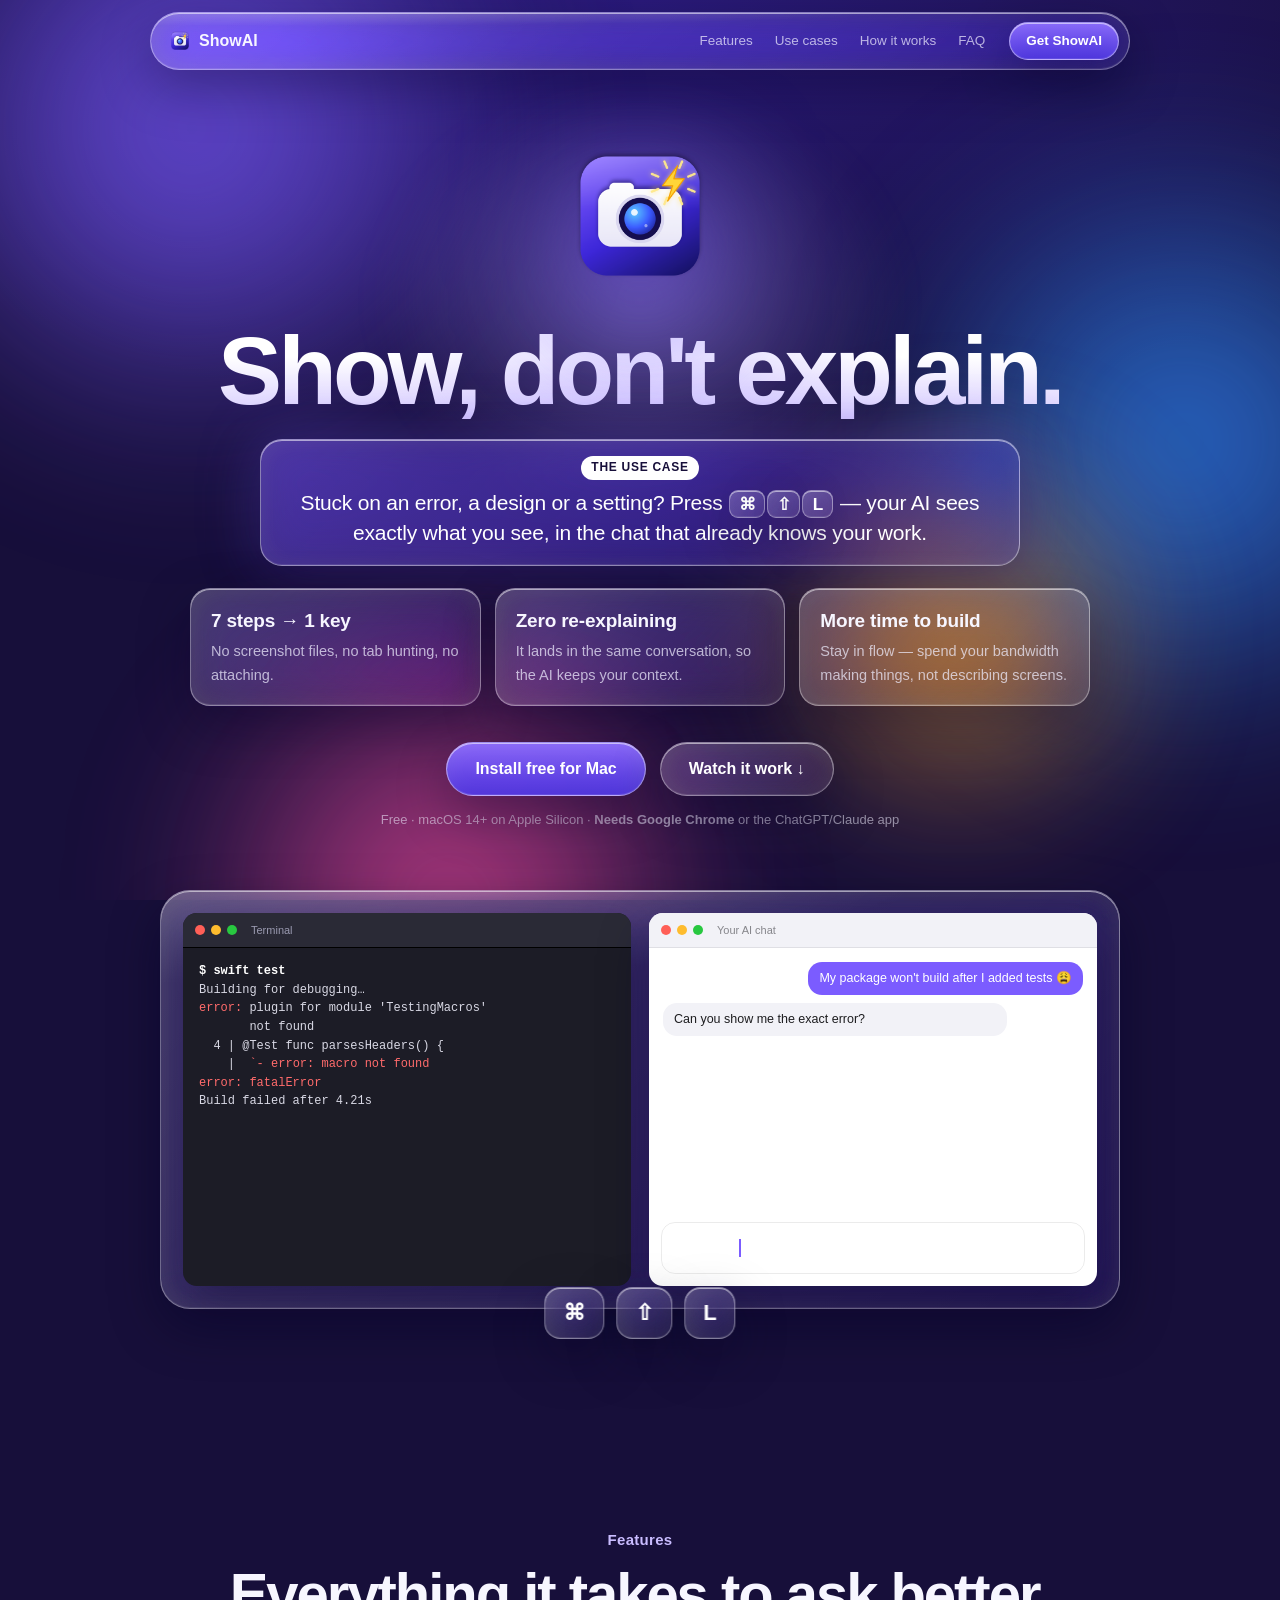
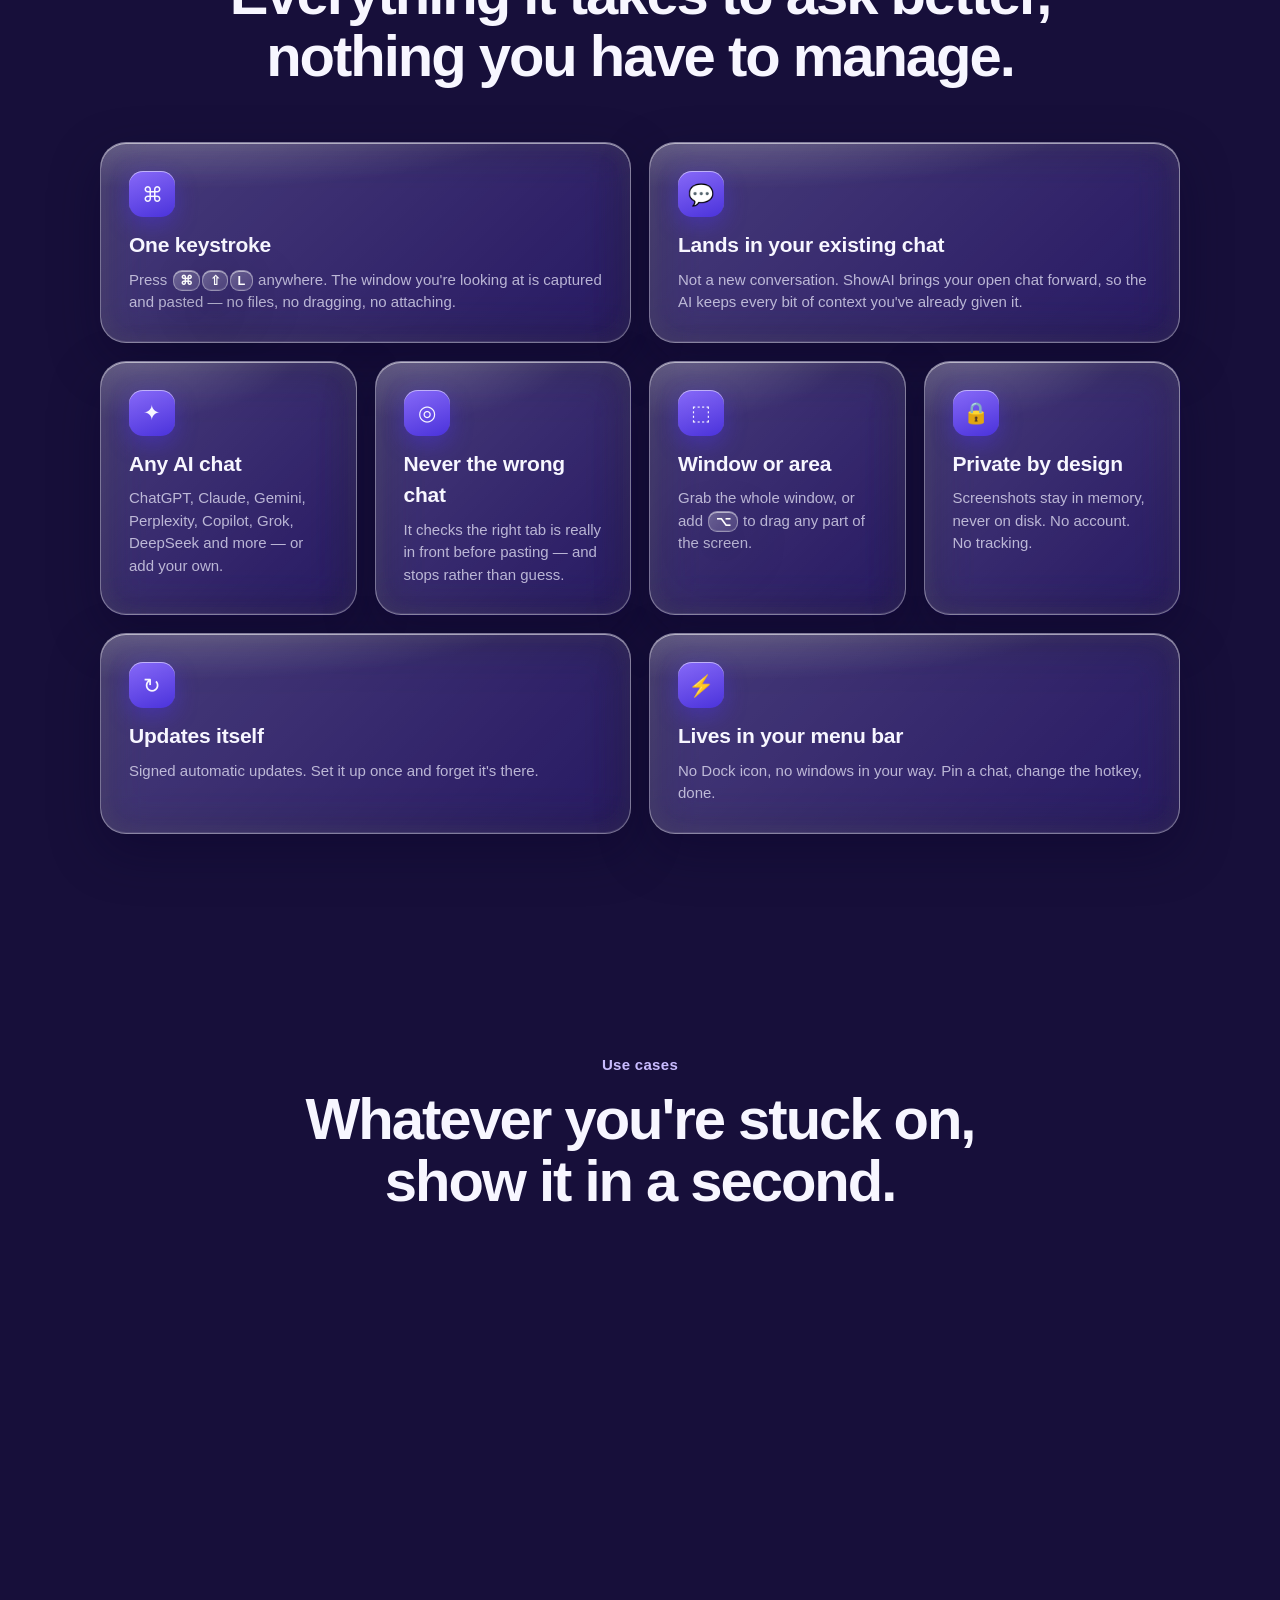
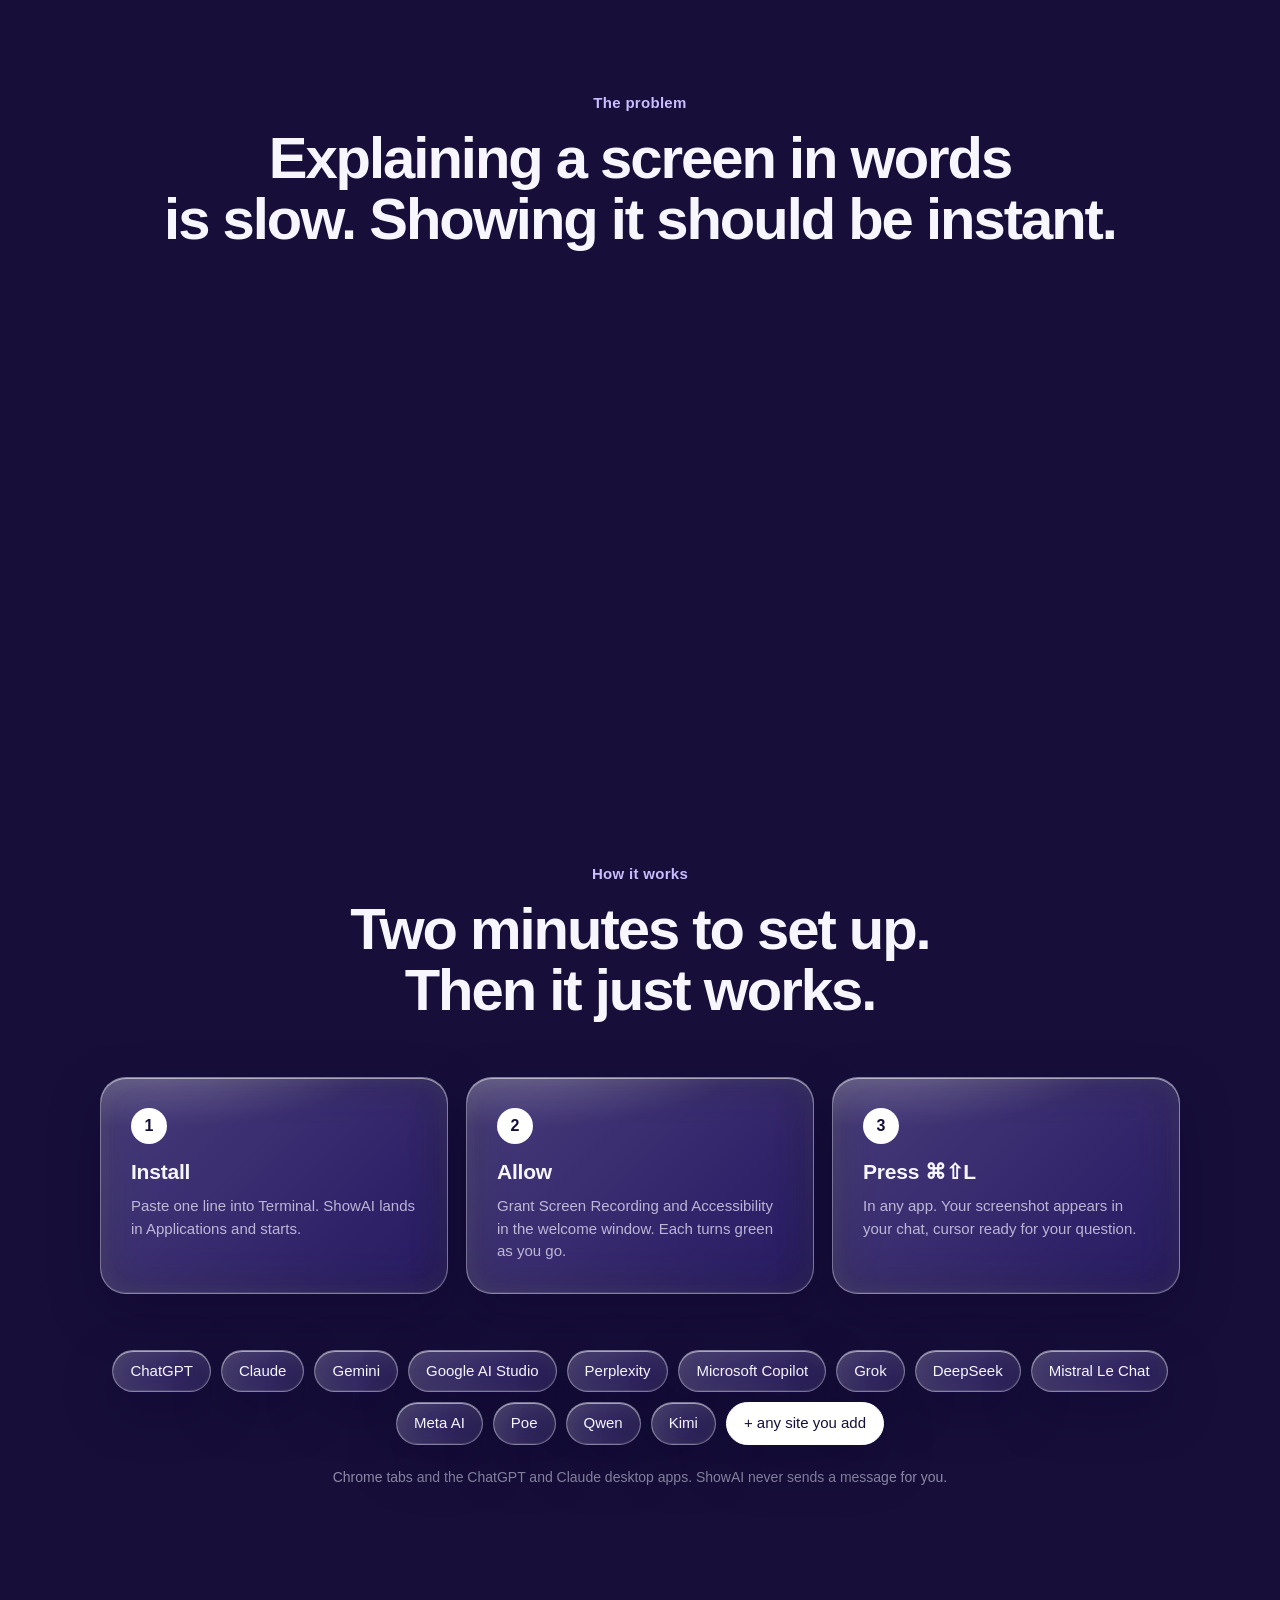
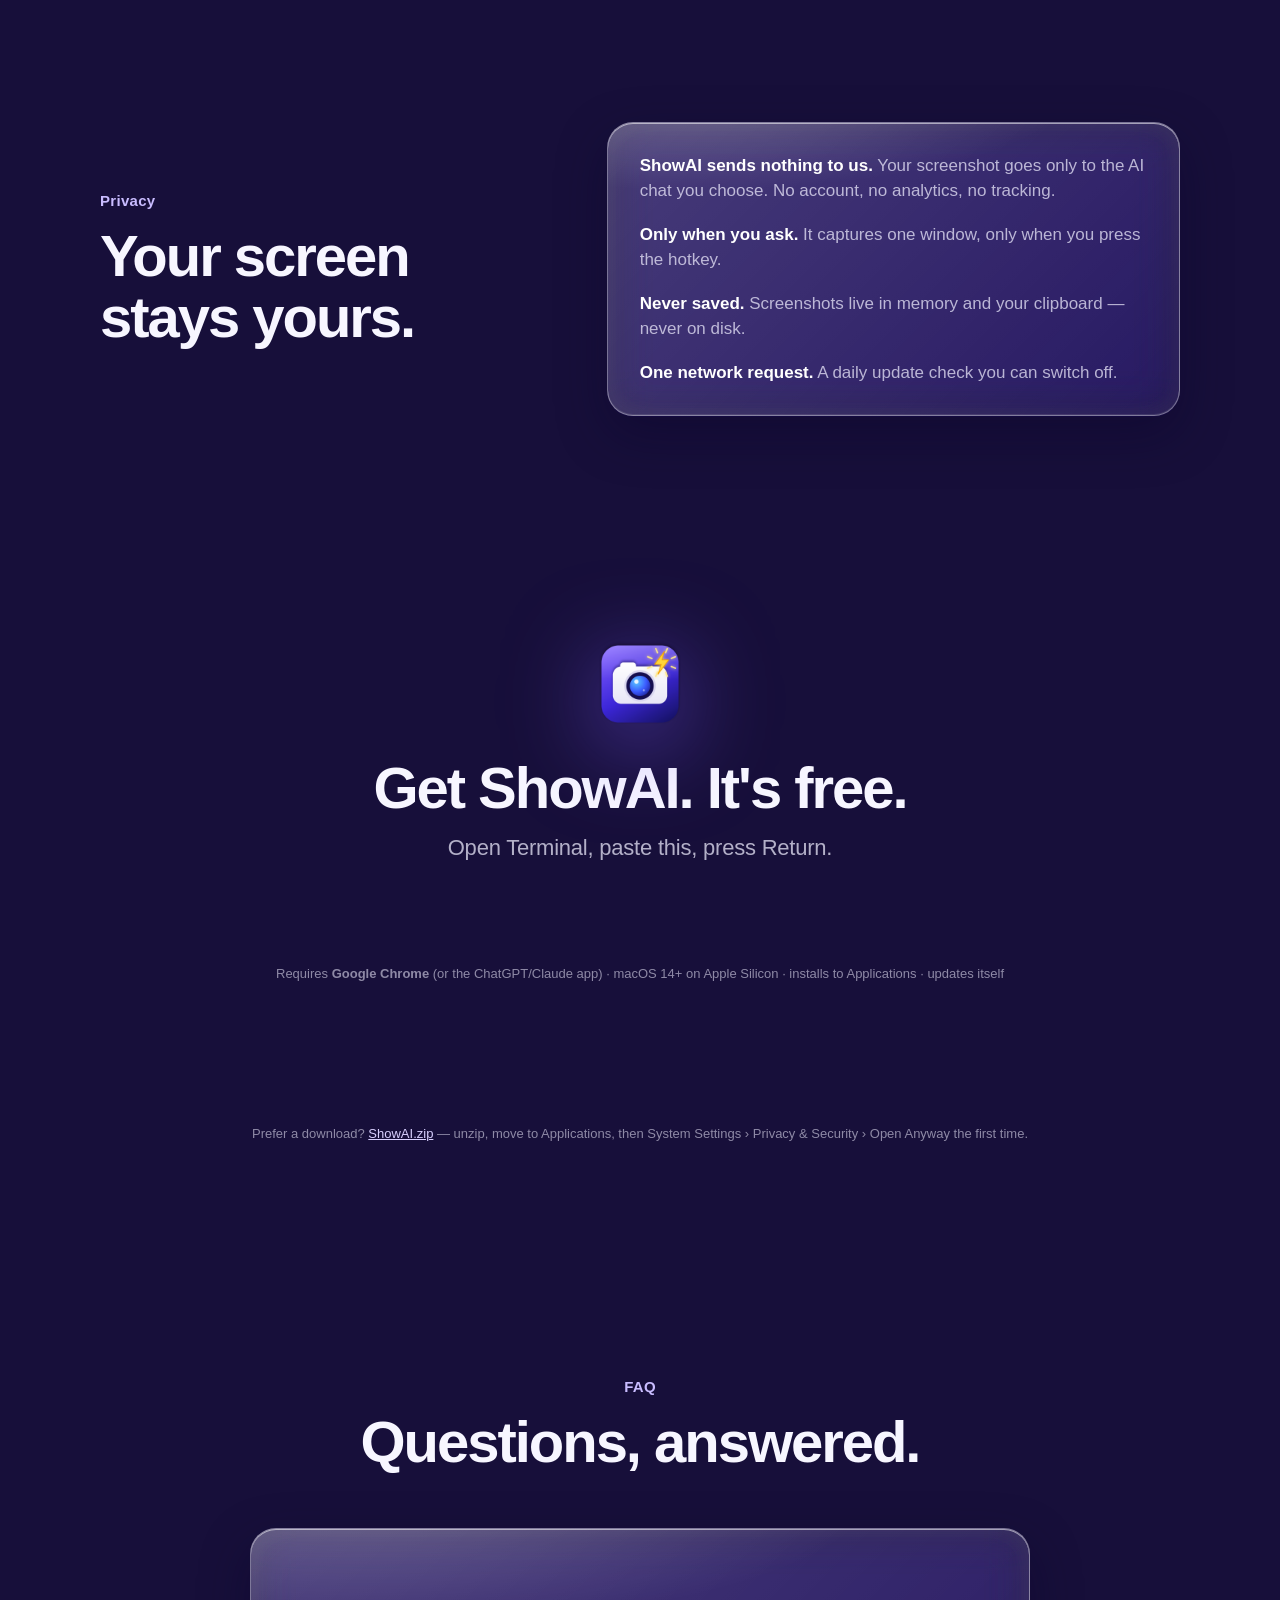
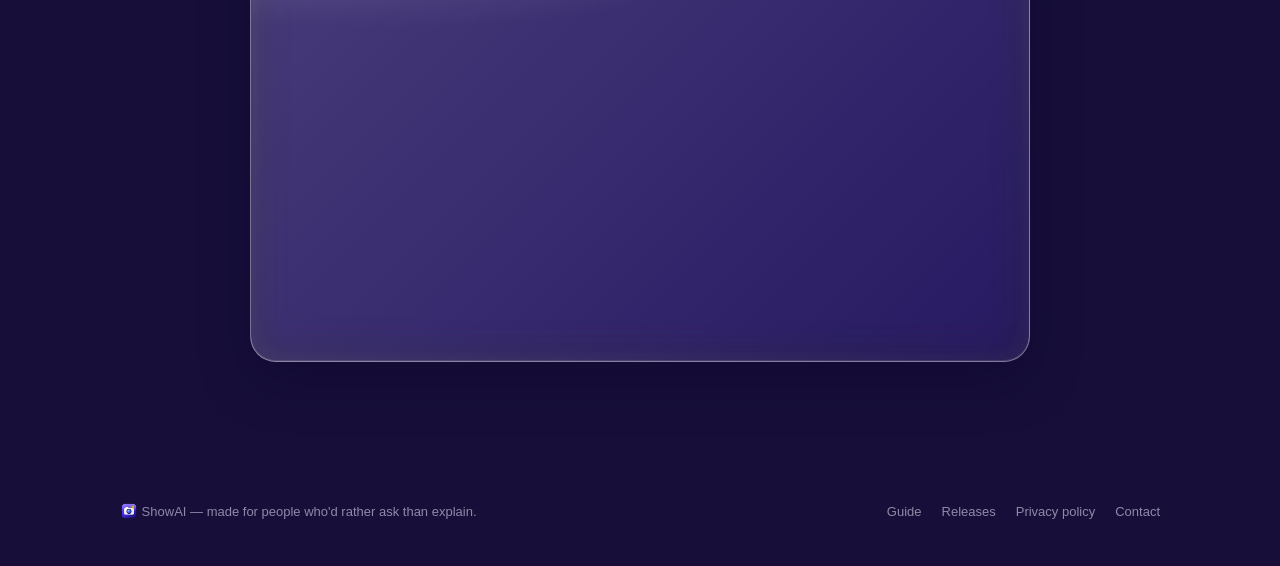
<file: index.html>
<!doctype html>
<html lang="en">
<head>
<meta charset="utf-8">
<meta name="viewport" content="width=device-width, initial-scale=1, viewport-fit=cover">
<title>ShowAI — Show your AI what you're stuck on</title>
<meta name="description" content="One keystroke sends a screenshot of whatever you're stuck on into the AI chat you already have open — ChatGPT, Claude, Gemini and more. Free for Mac.">
<meta property="og:title" content="ShowAI — Show, don't explain.">
<meta property="og:description" content="One keystroke sends a screenshot into the AI chat you already have open. Free for Mac.">
<meta property="og:image" content="https://jayz6.github.io/showai-website/assets/og.png">
<meta property="og:image:width" content="1200">
<meta property="og:image:height" content="630">
<meta property="og:url" content="https://jayz6.github.io/showai-website/">
<meta property="og:type" content="website">
<meta name="twitter:card" content="summary_large_image">
<meta name="twitter:image" content="https://jayz6.github.io/showai-website/assets/og.png">
<meta name="theme-color" content="#1a1240">
<link rel="icon" href="assets/favicon.png">
<link rel="stylesheet" href="styles.css?v=4">
</head>
<body>
<div class="aurora" aria-hidden="true"><span class="a1"></span><span class="a2"></span><span class="a3"></span><span class="a4"></span></div>

<header class="nav">
  <div class="nav-inner">
    <a class="brand" href="#top"><img src="assets/favicon.png" alt="" width="22" height="22"> ShowAI</a>
    <nav class="links">
      <a href="#features">Features</a>
      <a href="#use-cases">Use cases</a>
      <a href="#how">How it works</a>
      <a href="#faq">FAQ</a>
    </nav>
    <a class="btn btn-small" href="#install">Get ShowAI</a>
  </div>
</header>

<main id="top">

<!-- HERO -->
<section class="hero">
  <div class="hero-glow" aria-hidden="true"></div>
  <img class="hero-icon" src="assets/icon.png" alt="ShowAI app icon: a camera with a flash" width="148" height="148">
  <h1>Show, don't explain.</h1>
  <p class="usecase"><span class="uc-label">The use case</span> Stuck on an error, a design or a setting? Press <kbd>⌘</kbd><kbd>⇧</kbd><kbd>L</kbd> — your AI sees exactly what you see, in the chat that already knows your work.</p>
  <div class="gains" aria-label="How ShowAI improves your workflow">
    <div class="gain"><b>7 steps → 1 key</b><span>No screenshot files, no tab hunting, no attaching.</span></div>
    <div class="gain"><b>Zero re-explaining</b><span>It lands in the same conversation, so the AI keeps your context.</span></div>
    <div class="gain"><b>More time to build</b><span>Stay in flow — spend your bandwidth making things, not describing screens.</span></div>
  </div>
  <div class="cta-row">
    <a class="btn" href="#install">Install free for Mac</a>
    <a class="btn btn-ghost" href="#demo">Watch it work ↓</a>
  </div>
  <p class="fine">Free · macOS 14+ on Apple Silicon · <b>Needs Google Chrome</b> or the ChatGPT/Claude app</p>

  <!-- Animated product demo, built in HTML/CSS (no video) -->
  <div class="demo" id="demo" role="img" aria-label="Animation: an error in a terminal, the keys Command Shift L are pressed, a screenshot flies into an AI chat, and a question is typed.">
    <div class="desk">
      <div class="win term">
        <div class="bar"><i></i><i></i><i></i><span>Terminal</span></div>
        <pre><b>$ swift test</b>
Building for debugging…
<em>error:</em> plugin for module 'TestingMacros'
       not found
  4 | @Test func parsesHeaders() {
    |  <em>`- error: macro not found</em>
<em>error: fatalError</em>
Build failed after 4.21s</pre>
        <div class="flash"></div>
      </div>
      <div class="win chat">
        <div class="bar"><i></i><i></i><i></i><span>Your AI chat</span></div>
        <div class="msgs">
          <div class="m me">My package won't build after I added tests 😩</div>
          <div class="m">Can you show me the exact error?</div>
          <div class="m me sent"><span class="mini-shot"></span>Why does this fail?</div>
          <div class="m reply">The test target can't load the macro plugin. Add <code>-plugin-path</code>…</div>
        </div>
        <div class="composer">
          <span class="thumb"></span>
          <span class="typed">Why does this fail?</span>
        </div>
      </div>
      <div class="fly"></div>
    </div>
    <div class="keys" aria-hidden="true"><kbd>⌘</kbd><kbd>⇧</kbd><kbd>L</kbd></div>
  </div>
</section>

<!-- FEATURES -->
<section class="section light" id="features">
  <p class="eyebrow">Features</p>
  <h2>Everything it takes to ask better, <br>nothing you have to manage.</h2>
  <div class="features">
    <article class="feature big">
      <div class="f-icon">⌘</div>
      <h3>One keystroke</h3>
      <p>Press <kbd>⌘</kbd><kbd>⇧</kbd><kbd>L</kbd> anywhere. The window you're looking at is captured and pasted — no files, no dragging, no attaching.</p>
    </article>
    <article class="feature big">
      <div class="f-icon">💬</div>
      <h3>Lands in your existing chat</h3>
      <p>Not a new conversation. ShowAI brings your open chat forward, so the AI keeps every bit of context you've already given it.</p>
    </article>
    <article class="feature">
      <div class="f-icon">✦</div>
      <h3>Any AI chat</h3>
      <p>ChatGPT, Claude, Gemini, Perplexity, Copilot, Grok, DeepSeek and more — or add your own.</p>
    </article>
    <article class="feature">
      <div class="f-icon">◎</div>
      <h3>Never the wrong chat</h3>
      <p>It checks the right tab is really in front before pasting — and stops rather than guess.</p>
    </article>
    <article class="feature">
      <div class="f-icon">⬚</div>
      <h3>Window or area</h3>
      <p>Grab the whole window, or add <kbd>⌥</kbd> to drag any part of the screen.</p>
    </article>
    <article class="feature">
      <div class="f-icon">🔒</div>
      <h3>Private by design</h3>
      <p>Screenshots stay in memory, never on disk. No account. No tracking.</p>
    </article>
    <article class="feature big">
      <div class="f-icon">↻</div>
      <h3>Updates itself</h3>
      <p>Signed automatic updates. Set it up once and forget it's there.</p>
    </article>
    <article class="feature big">
      <div class="f-icon">⚡</div>
      <h3>Lives in your menu bar</h3>
      <p>No Dock icon, no windows in your way. Pin a chat, change the hotkey, done.</p>
    </article>
  </div>
</section>

<!-- USE CASES -->
<section class="section" id="use-cases">
  <p class="eyebrow">Use cases</p>
  <h2>Whatever you're stuck on, <br>show it in a second.</h2>
  <div class="cases">
    <article class="case"><span class="tag">Developers</span><h3>That cryptic error</h3><p>Stack traces, failing builds, red squiggles. Show the AI the exact output instead of retyping it.</p></article>
    <article class="case"><span class="tag">Designers</span><h3>"Does this look right?"</h3><p>Get feedback on a layout, spacing or colours — the AI sees the real thing, not your description.</p></article>
    <article class="case"><span class="tag">Everyone</span><h3>Settings and apps</h3><p>"Where is this option?" Show the screen you're on and get step-by-step help.</p></article>
  </div>
</section>

<!-- PROBLEM -->
<section class="section dark" id="problem">
  <p class="eyebrow">The problem</p>
  <h2>Explaining a screen in words <br>is slow. Showing it should be instant.</h2>
  <div class="compare">
    <div class="col before">
      <h3>Today</h3>
      <ol>
        <li>Take a screenshot</li>
        <li>Find the file</li>
        <li>Switch to your browser</li>
        <li>Find the right chat tab</li>
        <li>Attach the image</li>
        <li>Explain what you're looking at</li>
        <li>…or start a new chat and lose your context</li>
      </ol>
    </div>
    <div class="col after">
      <h3>With ShowAI</h3>
      <div class="one">
        <span class="kbds"><kbd>⌘</kbd><kbd>⇧</kbd><kbd>L</kbd></span>
        <p>The screenshot is already in your chat. <br>Just ask your question.</p>
      </div>
    </div>
  </div>
</section>

<!-- HOW IT WORKS -->
<section class="section light" id="how">
  <p class="eyebrow">How it works</p>
  <h2>Two minutes to set up. <br>Then it just works.</h2>
  <div class="steps">
    <div class="step"><span class="n">1</span><h3>Install</h3><p>Paste one line into Terminal. ShowAI lands in Applications and starts.</p></div>
    <div class="step"><span class="n">2</span><h3>Allow</h3><p>Grant Screen Recording and Accessibility in the welcome window. Each turns green as you go.</p></div>
    <div class="step"><span class="n">3</span><h3>Press ⌘⇧L</h3><p>In any app. Your screenshot appears in your chat, cursor ready for your question.</p></div>
  </div>
  <div class="chips" aria-label="Supported AI chats">
    <span>ChatGPT</span><span>Claude</span><span>Gemini</span><span>Google AI Studio</span><span>Perplexity</span><span>Microsoft Copilot</span><span>Grok</span><span>DeepSeek</span><span>Mistral Le Chat</span><span>Meta AI</span><span>Poe</span><span>Qwen</span><span>Kimi</span><span class="plus">+ any site you add</span>
  </div>
  <p class="note">Chrome tabs and the ChatGPT and Claude desktop apps. ShowAI never sends a message for you.</p>
</section>

<!-- PRIVACY -->
<section class="section" id="privacy">
  <div class="privacy">
    <div>
      <p class="eyebrow">Privacy</p>
      <h2>Your screen stays yours.</h2>
    </div>
    <ul>
      <li><b>ShowAI sends nothing to us.</b> Your screenshot goes only to the AI chat you choose. No account, no analytics, no tracking.</li>
      <li><b>Only when you ask.</b> It captures one window, only when you press the hotkey.</li>
      <li><b>Never saved.</b> Screenshots live in memory and your clipboard — never on disk.</li>
      <li><b>One network request.</b> A daily update check you can switch off.</li>
    </ul>
  </div>
</section>

<!-- INSTALL -->
<section class="section dark install" id="install">
  <img src="assets/icon.png" alt="" width="96" height="96" class="install-icon">
  <h2>Get ShowAI. It's free.</h2>
  <p class="lede">Open Terminal, paste this, press Return.</p>
  <div class="cmd">
    <code id="cmd">curl -fsSL https://github.com/jayz6/showai-releases/releases/latest/download/install.sh | sh</code>
    <button class="copy" type="button" data-copy="#cmd">Copy</button>
  </div>
  <p class="fine">Requires <b>Google Chrome</b> (or the ChatGPT/Claude app) · macOS 14+ on Apple Silicon · installs to Applications · updates itself</p>
  <div class="setforget">
    <div><b>Set it and forget it</b><span>Menu › Launch at Login. That's the last thing you'll ever configure.</span></div>
    <a href="https://github.com/jayz6/showai-releases#readme">Full guide →</a>
  </div>
  <p class="fine alt">Prefer a download? <a href="https://github.com/jayz6/showai-releases/releases/latest/download/ShowAI.zip">ShowAI.zip</a> — unzip, move to Applications, then System Settings › Privacy &amp; Security › Open Anyway the first time.</p>
</section>

<!-- FAQ -->
<section class="section light" id="faq">
  <p class="eyebrow">FAQ</p>
  <h2>Questions, answered.</h2>
  <div class="faq">
    <details><summary>Does it send my message?</summary><p>Never. ShowAI only pastes the image. You type your question and press Enter.</p></details>
    <details><summary>Which chat does the screenshot go to?</summary><p>A chat you pinned in the menu; otherwise the only open chat, or the one you used last. The menu always shows “Sending to: …”.</p></details>
    <details><summary>Is it really free?</summary><p>Yes. A Pro tier for AI agents and privacy controls is planned; the hotkey stays free.</p></details>
    <details><summary>What do the permissions do?</summary><p>Screen Recording takes the screenshot. Accessibility presses ⌘V and brings the chat forward. Chrome control (optional) switches to your chat tab.</p></details>
    <details><summary>Safari, Arc, Firefox, Intel Macs?</summary><p>Not yet — Google Chrome plus the ChatGPT and Claude apps, on Apple Silicon Macs.</p></details>
    <details><summary>How do I uninstall it?</summary><p>Quit it from the menu bar and delete it from Applications. Optionally run <code>defaults delete app.showai.ShowAI</code>.</p></details>
  </div>
</section>

</main>

<footer class="footer">
  <div><img src="assets/favicon.png" alt="" width="18" height="18"> ShowAI — made for people who'd rather ask than explain.</div>
  <div class="f-links"><a href="https://github.com/jayz6/showai-releases#readme">Guide</a><a href="https://github.com/jayz6/showai-releases/releases">Releases</a><a href="privacy.html">Privacy policy</a><a href="https://github.com/jayz6/showai-releases/issues">Contact</a></div>
</footer>

<script src="script.js?v=2" defer></script>
</body>
</html>
</file>
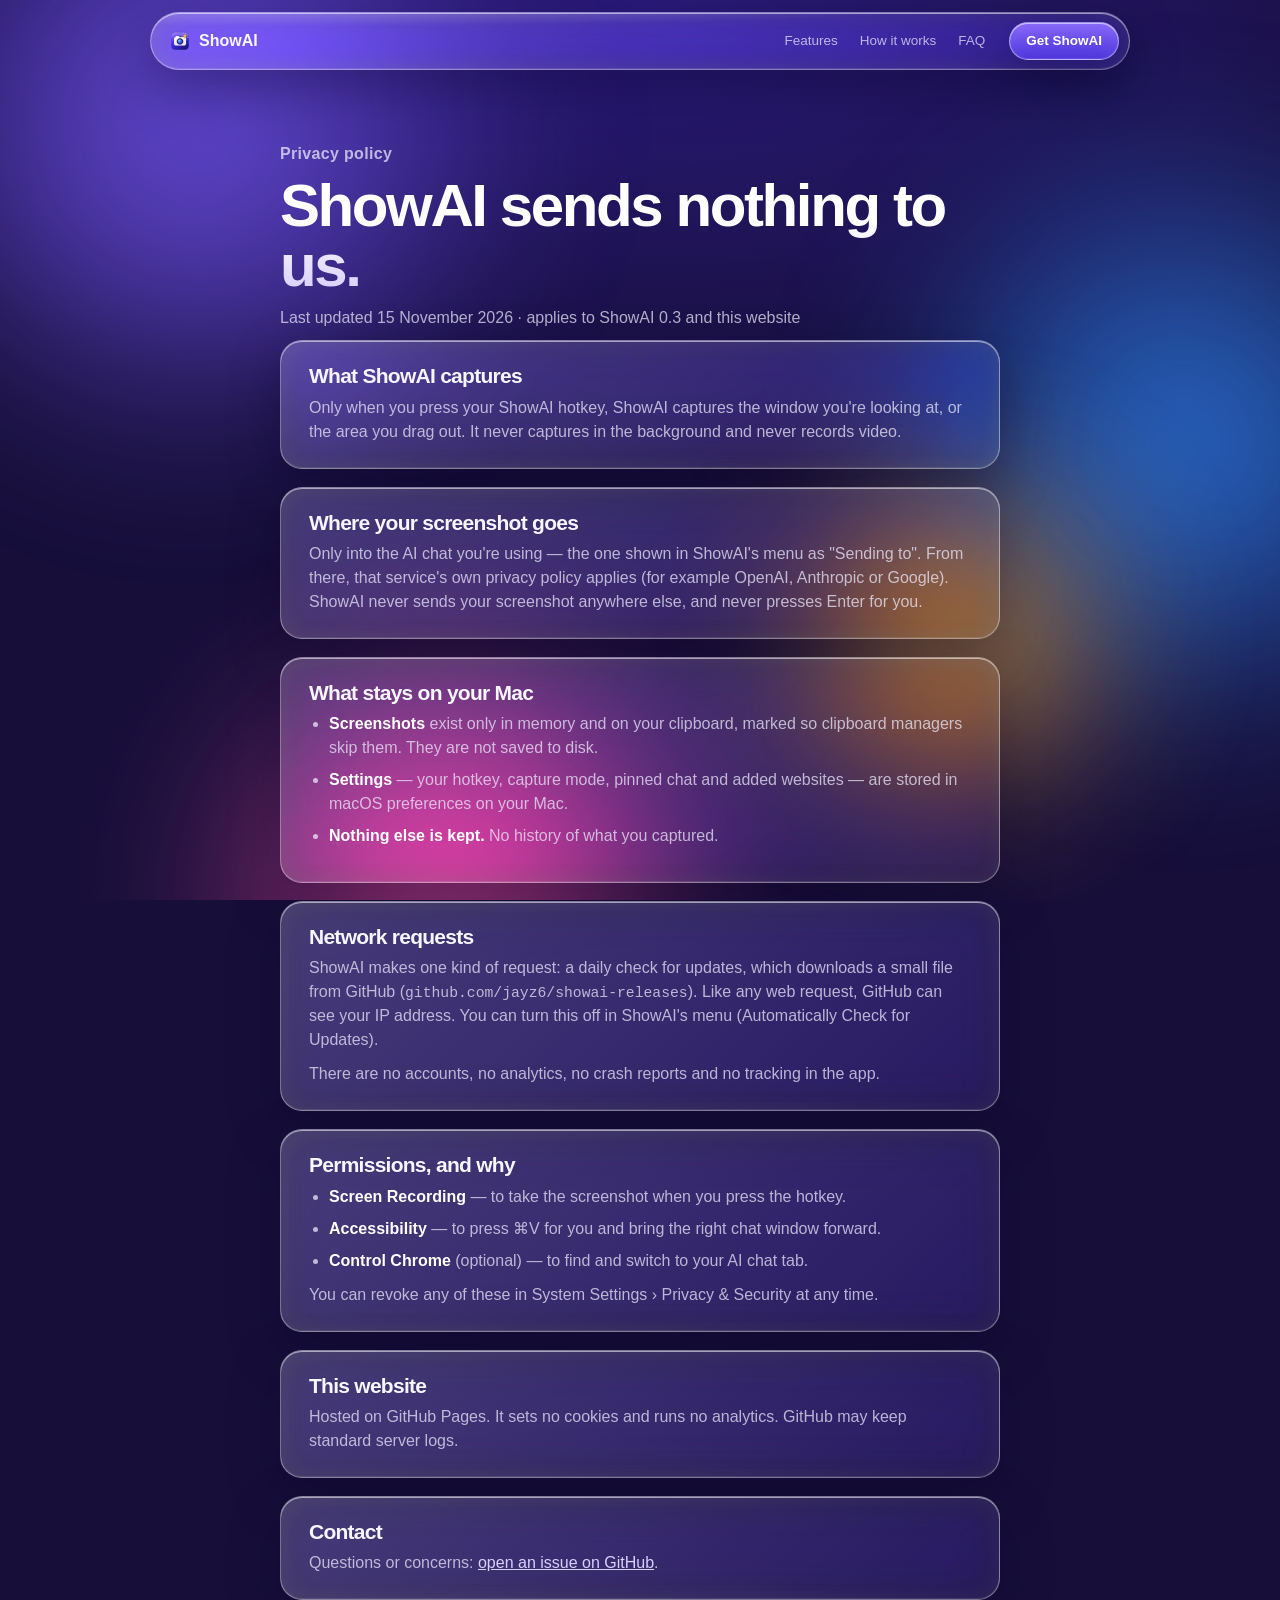
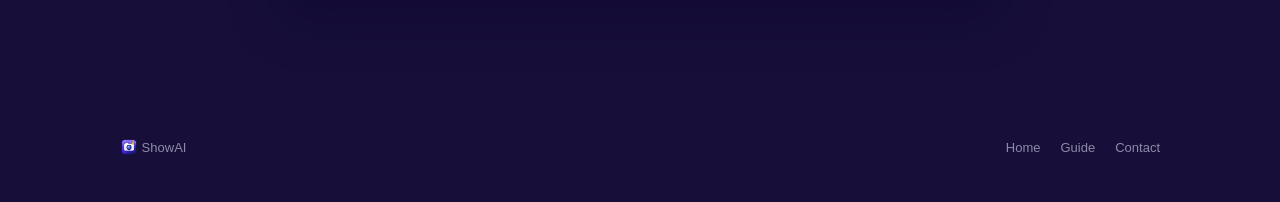
<file: privacy.html>
<!doctype html>
<html lang="en">
<head>
<meta charset="utf-8">
<meta name="viewport" content="width=device-width, initial-scale=1, viewport-fit=cover">
<title>Privacy policy — ShowAI</title>
<meta name="description" content="What ShowAI captures, where it goes, and what it never does.">
<meta name="theme-color" content="#1a1240">
<link rel="icon" href="assets/favicon.png">
<link rel="stylesheet" href="styles.css?v=4">
</head>
<body>
<div class="aurora" aria-hidden="true"><span class="a1"></span><span class="a2"></span><span class="a3"></span><span class="a4"></span></div>

<header class="nav">
  <div class="nav-inner">
    <a class="brand" href="./"><img src="assets/favicon.png" alt="" width="22" height="22"> ShowAI</a>
    <nav class="links"><a href="./#features">Features</a><a href="./#how">How it works</a><a href="./#faq">FAQ</a></nav>
    <a class="btn btn-small" href="./#install">Get ShowAI</a>
  </div>
</header>

<main class="doc">
  <p class="eyebrow">Privacy policy</p>
  <h1 class="doc-title">ShowAI sends nothing to us.</h1>
  <p class="doc-updated">Last updated 15 November 2026 · applies to ShowAI 0.3 and this website</p>

  <section>
    <h2>What ShowAI captures</h2>
    <p>Only when you press your ShowAI hotkey, ShowAI captures the window you're looking at, or the area you drag out. It never captures in the background and never records video.</p>
  </section>

  <section>
    <h2>Where your screenshot goes</h2>
    <p>Only into the AI chat you're using — the one shown in ShowAI's menu as "Sending to". From there, that service's own privacy policy applies (for example OpenAI, Anthropic or Google). ShowAI never sends your screenshot anywhere else, and never presses Enter for you.</p>
  </section>

  <section>
    <h2>What stays on your Mac</h2>
    <ul>
      <li><b>Screenshots</b> exist only in memory and on your clipboard, marked so clipboard managers skip them. They are not saved to disk.</li>
      <li><b>Settings</b> — your hotkey, capture mode, pinned chat and added websites — are stored in macOS preferences on your Mac.</li>
      <li><b>Nothing else is kept.</b> No history of what you captured.</li>
    </ul>
  </section>

  <section>
    <h2>Network requests</h2>
    <p>ShowAI makes one kind of request: a daily check for updates, which downloads a small file from GitHub (<code>github.com/jayz6/showai-releases</code>). Like any web request, GitHub can see your IP address. You can turn this off in ShowAI's menu (Automatically Check for Updates).</p>
    <p>There are no accounts, no analytics, no crash reports and no tracking in the app.</p>
  </section>

  <section>
    <h2>Permissions, and why</h2>
    <ul>
      <li><b>Screen Recording</b> — to take the screenshot when you press the hotkey.</li>
      <li><b>Accessibility</b> — to press ⌘V for you and bring the right chat window forward.</li>
      <li><b>Control Chrome</b> (optional) — to find and switch to your AI chat tab.</li>
    </ul>
    <p>You can revoke any of these in System Settings › Privacy &amp; Security at any time.</p>
  </section>

  <section>
    <h2>This website</h2>
    <p>Hosted on GitHub Pages. It sets no cookies and runs no analytics. GitHub may keep standard server logs.</p>
  </section>

  <section>
    <h2>Contact</h2>
    <p>Questions or concerns: <a href="https://github.com/jayz6/showai-releases/issues">open an issue on GitHub</a>.</p>
  </section>
</main>

<footer class="footer">
  <div><img src="assets/favicon.png" alt="" width="18" height="18"> ShowAI</div>
  <div class="f-links"><a href="./">Home</a><a href="https://github.com/jayz6/showai-releases#readme">Guide</a><a href="https://github.com/jayz6/showai-releases/issues">Contact</a></div>
</footer>
</body>
</html>
</file>
<file: styles.css>
/* ShowAI — product page in a Liquid Glass style (web translation).
   Rules followed (from Apple's Liquid Glass guidance):
   - Glass is the functional layer (nav, buttons, keycaps, chips, floating panels) above content.
   - Glass needs colourful content behind it: a vivid aurora runs edge-to-edge under the whole page.
   - No glass on glass; one glass layer per region. Content (text, demo windows) stays solid.
   - Respects Reduce Transparency, Increase Contrast and Reduce Motion. */
:root {
  --text: #f7f6ff;
  --muted: rgba(240, 238, 255, 0.72);
  --faint: rgba(240, 238, 255, 0.55);
  --base: #170f3a;              /* deep indigo, never pure black */
  --violet: #7b5cff;
  --violet-2: #4b33e0;
  --radius: 26px;
  --font: -apple-system, BlinkMacSystemFont, "SF Pro Display", "Inter", "Segoe UI", Roboto, sans-serif;
  --mono: ui-monospace, "SF Mono", Menlo, monospace;

  /* The glass material */
  --glass-bg: linear-gradient(135deg, rgba(255, 255, 255, 0.20), rgba(255, 255, 255, 0.06));
  --glass-blur: blur(22px) saturate(180%);
  --glass-edge: rgba(255, 255, 255, 0.38);
  --glass-shadow:
    inset 0 1px 0 rgba(255, 255, 255, 0.55),
    inset 0 -1px 0 rgba(255, 255, 255, 0.10),
    inset 0 0 22px rgba(255, 255, 255, 0.06),
    0 18px 50px rgba(10, 4, 40, 0.35);
}

* { box-sizing: border-box; }
html { scroll-behavior: smooth; background: var(--base); }
body { margin: 0; font-family: var(--font); color: var(--text); background: transparent; -webkit-font-smoothing: antialiased; line-height: 1.5; }
a { color: inherit; }
img { max-width: 100%; }
code { font-family: var(--mono); font-size: 0.92em; }

/* ---------- Content layer: the aurora behind everything ---------- */
.aurora { position: fixed; inset: 0; z-index: -1; overflow: hidden; background: radial-gradient(120% 80% at 50% 0%, #2a1a7a 0%, var(--base) 60%); }
.aurora span { position: absolute; border-radius: 50%; filter: blur(80px); opacity: 0.85; will-change: transform; }
.a1 { width: 60vmax; height: 60vmax; left: -15vmax; top: -20vmax; background: radial-gradient(circle, #7b5cff, transparent 65%); animation: drift1 28s ease-in-out infinite alternate; }
.a2 { width: 55vmax; height: 55vmax; right: -20vmax; top: 10vh; background: radial-gradient(circle, #2f8bff, transparent 65%); animation: drift2 32s ease-in-out infinite alternate; }
.a3 { width: 50vmax; height: 50vmax; left: 10vw; bottom: -25vmax; background: radial-gradient(circle, #ff4fa3, transparent 62%); opacity: 0.6; animation: drift3 36s ease-in-out infinite alternate; }
.a4 { width: 34vmax; height: 34vmax; right: 8vw; bottom: 5vh; background: radial-gradient(circle, #ffb02e, transparent 62%); opacity: 0.45; animation: drift1 30s ease-in-out infinite alternate-reverse; }
@keyframes drift1 { to { transform: translate(14vw, 10vh) scale(1.1); } }
@keyframes drift2 { to { transform: translate(-16vw, 14vh) scale(0.92); } }
@keyframes drift3 { to { transform: translate(12vw, -12vh) scale(1.08); } }

/* ---------- The glass material ---------- */
.nav-inner, .btn, kbd, .feature, .case, .step, .col, .chips span, .cmd, .setforget, .privacy ul, .faq, .desk {
  position: relative;
  background: var(--glass-bg);
  -webkit-backdrop-filter: var(--glass-blur);
  backdrop-filter: var(--glass-blur);
  border: 1px solid var(--glass-edge);
  box-shadow: var(--glass-shadow);
}
/* Specular highlight: a soft sheen across the top-left of each glass panel. */
.nav-inner::before, .feature::before, .case::before, .step::before, .col::before, .cmd::before, .setforget::before, .privacy ul::before, .faq::before, .desk::before {
  content: ""; position: absolute; inset: 0; border-radius: inherit; pointer-events: none;
  background: radial-gradient(120% 60% at 15% -10%, rgba(255, 255, 255, 0.22), transparent 55%);
}
/* Interactive: surfaces respond to the pointer. */
.feature, .case, .step, .chips span, .btn, .copy { transition: transform .35s cubic-bezier(.2,.8,.2,1), box-shadow .35s, background .35s; }
.feature:hover, .case:hover, .step:hover { transform: translateY(-4px) scale(1.01); background: linear-gradient(135deg, rgba(255,255,255,.26), rgba(255,255,255,.09)); }

/* ---------- Nav: a floating glass pill ---------- */
.nav { position: sticky; top: 12px; z-index: 50; padding: 0 16px; }
.nav-inner { max-width: 980px; margin: 12px auto 0; padding: 9px 10px 9px 18px; display: flex; align-items: center; gap: 24px; border-radius: 999px; }
.brand { display: flex; align-items: center; gap: 8px; font-weight: 600; text-decoration: none; }
.brand img { border-radius: 6px; }
.links { display: flex; gap: 22px; margin-left: auto; font-size: 13.5px; }
.links a { text-decoration: none; color: var(--muted); transition: color .2s; }
.links a:hover { color: #fff; }

/* ---------- Buttons ---------- */
.btn { display: inline-block; padding: 14px 28px; border-radius: 999px; color: #fff; font-weight: 600; text-decoration: none; }
/* Primary action: tinted glass (tint carries meaning — the main action only). */
.btn:not(.btn-ghost) { background: linear-gradient(180deg, rgba(139, 108, 255, 0.95), rgba(75, 51, 224, 0.95)); border-color: rgba(255, 255, 255, 0.45); }
.btn:hover { transform: translateY(-2px); box-shadow: var(--glass-shadow), 0 0 40px rgba(123, 92, 255, 0.45); }
.btn-small { padding: 8px 16px; font-size: 13.5px; }

kbd { font: 600 0.85em var(--font); display: inline-block; min-width: 1.8em; padding: 0.15em 0.5em; border-radius: 9px; color: #fff; text-align: center; margin: 0 1px; }

/* ---------- Hero ---------- */
.hero { position: relative; text-align: center; padding: 72px 20px 110px; }
.hero-glow { position: absolute; left: 50%; top: 20px; width: 520px; height: 420px; transform: translateX(-50%); background: radial-gradient(closest-side, rgba(170, 150, 255, 0.45), transparent); filter: blur(20px); pointer-events: none; }
.hero-icon { position: relative; filter: drop-shadow(0 24px 60px rgba(123, 92, 255, 0.6)); animation: float 6s ease-in-out infinite; }
h1 { font-size: clamp(46px, 8.4vw, 96px); line-height: 1.0; letter-spacing: -0.04em; margin: 26px 0 20px; font-weight: 700;
  background: linear-gradient(180deg, #ffffff 35%, #d7ccff); -webkit-background-clip: text; background-clip: text; color: transparent; }
.lede { max-width: 650px; margin: 0 auto; font-size: clamp(18px, 2.2vw, 22px); color: var(--muted); letter-spacing: -0.01em; }
.cta-row { display: flex; gap: 14px; justify-content: center; flex-wrap: wrap; margin: 36px 0 14px; }
.fine { font-size: 13px; color: var(--faint); }
@keyframes float { 50% { transform: translateY(-9px); } }

/* ---------- Demo (glass frame; the windows are content, so they stay solid) ---------- */
.demo { position: relative; max-width: 960px; margin: 60px auto 0; }
.desk { display: grid; grid-template-columns: 1fr 1fr; gap: 18px; padding: 22px; border-radius: 30px; text-align: left; }
.win { position: relative; border-radius: 14px; overflow: hidden; background: #fff; box-shadow: 0 20px 50px rgba(10, 4, 40, 0.45); min-height: 300px; color: #1d1d1f; }
.bar { display: flex; align-items: center; gap: 6px; padding: 9px 12px; font-size: 11px; color: #86868b; background: #f2f2f7; border-bottom: 1px solid rgba(0,0,0,.08); }
.bar i { width: 10px; height: 10px; border-radius: 50%; background: #ff5f57; }
.bar i:nth-child(2) { background: #febc2e; } .bar i:nth-child(3) { background: #28c840; }
.bar span { margin-left: 8px; }
.term { background: #1c1c26; }
.term .bar { background: #2a2a36; color: #9a9ab0; border-color: #000; }
.term pre { margin: 0; padding: 14px 16px; font: 12px/1.55 var(--mono); color: #d8d8e4; white-space: pre-wrap; }
.term pre b { color: #fff; } .term pre em { font-style: normal; color: #ff6b6b; }
.flash { position: absolute; inset: 0; background: #fff; opacity: 0; animation: flash 9s infinite; }
.chat { display: flex; flex-direction: column; }
.msgs { flex: 1; display: flex; flex-direction: column; gap: 8px; padding: 14px; font-size: 12.5px; }
.m { max-width: 82%; padding: 7px 11px; border-radius: 14px; background: #f2f2f7; }
.m.me { align-self: flex-end; background: var(--violet); color: #fff; }
.m.sent, .m.reply { opacity: 0; transform: translateY(6px); }
.m.sent { animation: sent 9s infinite; display: flex; flex-direction: column; gap: 6px; }
.m.reply { animation: reply 9s infinite; }
.mini-shot { width: 120px; height: 66px; border-radius: 8px; background: linear-gradient(#2a2a36 0 14%, #1c1c26 14%); box-shadow: inset 0 0 0 1px rgba(255,255,255,.15); position: relative; }
.mini-shot::after { content: ""; position: absolute; left: 10px; right: 30px; top: 22px; height: 3px; background: #ff6b6b; box-shadow: 0 9px 0 #8a8aa0, 0 18px 0 #8a8aa0, 0 27px 0 #ff6b6b; border-radius: 2px; }
.composer { display: flex; align-items: center; gap: 10px; margin: 0 12px 12px; padding: 9px 11px; border-radius: 14px; border: 1px solid rgba(0,0,0,.08); min-height: 52px; font-size: 12.5px; }
.thumb { width: 56px; height: 32px; border-radius: 6px; background: linear-gradient(#2a2a36 0 18%, #1c1c26 18%); opacity: 0; transform: scale(.6); animation: thumb 9s infinite; flex: none; }
.typed { white-space: nowrap; overflow: hidden; width: 0; animation: type 9s infinite steps(20); border-right: 2px solid var(--violet); }
.fly { position: absolute; left: 22px; top: 22px; width: calc(50% - 31px); height: 300px; border-radius: 14px; border: 2px solid rgba(255, 255, 255, 0.95); opacity: 0; pointer-events: none; animation: fly 9s infinite cubic-bezier(.6, 0, .3, 1); }
.keys { position: absolute; left: 50%; bottom: -30px; transform: translateX(-50%); display: flex; gap: 10px; }
.keys kbd { font-size: 22px; padding: 12px 18px; border-radius: 16px; animation: press 9s infinite; }
@keyframes press { 0%, 12% { transform: none; } 14%, 17% { transform: translateY(3px) scale(.96); background: rgba(255,255,255,.4); } 19%, 100% { transform: none; } }
@keyframes flash { 0%, 16% { opacity: 0; } 18% { opacity: .85; } 24%, 100% { opacity: 0; } }
@keyframes fly { 0%, 20% { opacity: 0; transform: none; } 22% { opacity: 1; transform: none; } 34% { opacity: 1; transform: translate(calc(100% + 30px), 220px) scale(.18); } 36%, 100% { opacity: 0; transform: translate(calc(100% + 30px), 220px) scale(.18); } }
@keyframes thumb { 0%, 34% { opacity: 0; transform: scale(.6); } 38%, 70% { opacity: 1; transform: none; } 72%, 100% { opacity: 0; transform: scale(.9); } }
@keyframes type { 0%, 40% { width: 0; } 62%, 70% { width: 9.5em; } 72%, 100% { width: 0; border-color: transparent; } }
@keyframes sent { 0%, 71% { opacity: 0; transform: translateY(6px); } 74%, 96% { opacity: 1; transform: none; } 100% { opacity: 0; } }
@keyframes reply { 0%, 80% { opacity: 0; transform: translateY(6px); } 84%, 96% { opacity: 1; transform: none; } 100% { opacity: 0; } }

/* ---------- Sections (transparent: the aurora is the content behind the glass) ---------- */
.section { padding: 110px 20px; text-align: center; }
.section > * { max-width: 1080px; margin-left: auto; margin-right: auto; }
.eyebrow { font-size: 15px; font-weight: 600; color: #c9bcff; letter-spacing: .02em; margin: 0 auto 12px; }
h2 { font-size: clamp(32px, 5vw, 58px); line-height: 1.06; letter-spacing: -0.035em; margin: 0 auto 56px; font-weight: 700; }
h3 { font-size: 21px; letter-spacing: -0.01em; margin: 12px 0 8px; position: relative; }

/* Features */
.features { display: grid; grid-template-columns: repeat(4, 1fr); gap: 18px; text-align: left; }
.feature { border-radius: var(--radius); padding: 28px; }
.feature.big { grid-column: span 2; }
.feature p, .case p, .step p { color: var(--muted); margin: 0; font-size: 15px; position: relative; }
.f-icon { position: relative; width: 46px; height: 46px; display: grid; place-items: center; border-radius: 14px; font-size: 21px;
  background: linear-gradient(160deg, rgba(139,108,255,.95), rgba(75,51,224,.95)); box-shadow: inset 0 1px 0 rgba(255,255,255,.5), 0 8px 22px rgba(75, 51, 224, .45); }

/* Use cases */
.cases { display: grid; grid-template-columns: repeat(3, 1fr); gap: 18px; text-align: left; }
.case { border-radius: var(--radius); padding: 28px; }
.tag { position: relative; display: inline-block; font-size: 12px; font-weight: 600; color: #fff; background: rgba(255,255,255,.16); border: 1px solid rgba(255,255,255,.25); padding: 4px 11px; border-radius: 999px; }

/* Problem */
.compare { display: grid; grid-template-columns: 1fr 1fr; gap: 22px; text-align: left; }
.col { border-radius: var(--radius); padding: 34px; }
.before ol { position: relative; margin: 0; padding-left: 20px; color: var(--muted); display: grid; gap: 10px; font-size: 17px; }
.before li:last-child { color: #ffb3c7; }
.after { display: flex; flex-direction: column; background: linear-gradient(135deg, rgba(139,108,255,.38), rgba(75,51,224,.18)); }
.one { position: relative; flex: 1; display: grid; place-content: center; text-align: center; gap: 18px; }
.one .kbds kbd { font-size: 32px; padding: 14px 22px; border-radius: 18px; }
.one p { margin: 0; font-size: 20px; }
.col h3 { margin-top: 0; font-size: 14px; text-transform: uppercase; letter-spacing: .1em; color: var(--faint); }

/* Steps + chips */
.steps { display: grid; grid-template-columns: repeat(3, 1fr); gap: 18px; text-align: left; margin-bottom: 56px; }
.step { border-radius: var(--radius); padding: 30px; }
.n { position: relative; display: inline-grid; place-items: center; width: 36px; height: 36px; border-radius: 50%; font-weight: 700; background: #fff; color: var(--base); }
.chips { display: flex; flex-wrap: wrap; justify-content: center; gap: 10px; }
.chips span { padding: 9px 17px; border-radius: 999px; font-size: 15px; font-weight: 500; }
.chips span:hover { transform: translateY(-2px); background: linear-gradient(135deg, rgba(255,255,255,.3), rgba(255,255,255,.1)); }
.chips .plus { background: #fff; color: var(--base); border-color: #fff; }
.note { color: var(--faint); font-size: 14px; margin-top: 22px; }

/* Privacy */
.privacy { display: grid; grid-template-columns: 1fr 1.25fr; gap: 48px; align-items: center; text-align: left; }
.privacy h2, .privacy .eyebrow { margin-left: 0; margin-right: 0; }
.privacy h2 { margin-bottom: 0; }
.privacy ul { list-style: none; margin: 0; padding: 30px 32px; display: grid; gap: 18px; font-size: 17px; color: var(--muted); border-radius: var(--radius); }
.privacy li { position: relative; }
.privacy b { color: #fff; }

/* Install */
.install-icon { filter: drop-shadow(0 18px 46px rgba(123, 92, 255, .6)); }
.install h2 { margin: 18px auto 12px; }
.install .lede { margin-bottom: 26px; }
.cmd { display: flex; align-items: center; gap: 10px; max-width: 840px; margin: 0 auto 14px; padding: 10px 10px 10px 22px; border-radius: 20px; text-align: left; }
.cmd code { flex: 1; overflow-x: auto; white-space: nowrap; color: #fff; font-size: 14px; padding: 6px 0; position: relative; }
.copy { flex: none; position: relative; border: 1px solid rgba(255,255,255,.45); border-radius: 13px; padding: 10px 18px; font: 600 14px var(--font); color: #fff; cursor: pointer;
  background: linear-gradient(180deg, rgba(139,108,255,.95), rgba(75,51,224,.95)); box-shadow: inset 0 1px 0 rgba(255,255,255,.5); }
.copy:hover { transform: translateY(-1px); }
.setforget { display: flex; align-items: center; justify-content: space-between; gap: 20px; max-width: 840px; margin: 34px auto 18px; padding: 20px 24px; border-radius: 20px; text-align: left; }
.setforget > * { position: relative; }
.setforget span { display: block; color: var(--muted); font-size: 15px; }
.setforget a { white-space: nowrap; font-weight: 600; text-decoration: none; }
.alt a { color: #d9d0ff; }

/* FAQ: one glass panel holding the questions (no glass on glass) */
.faq { max-width: 780px; text-align: left; border-radius: var(--radius); padding: 8px 28px; }
.faq details { border-bottom: 1px solid rgba(255,255,255,.16); padding: 20px 4px; position: relative; }
.faq details:last-child { border-bottom: 0; }
.faq summary { cursor: pointer; font-size: 19px; font-weight: 600; list-style: none; display: flex; justify-content: space-between; gap: 16px; }
.faq summary::-webkit-details-marker { display: none; }
.faq summary::after { content: "+"; color: #c9bcff; font-weight: 400; font-size: 26px; line-height: 1; transition: transform .25s; }
.faq details[open] summary::after { transform: rotate(45deg); }
.faq p { color: var(--muted); margin: 12px 0 0; }

/* Footer */
.footer { display: flex; justify-content: space-between; flex-wrap: wrap; gap: 14px; max-width: 1080px; margin: 0 auto; padding: 30px 20px 44px; font-size: 13px; color: var(--faint); }
.footer img { vertical-align: -4px; border-radius: 4px; }
.f-links { display: flex; gap: 20px; }
.f-links a { text-decoration: none; }

.copy:focus-visible, .btn:focus-visible, summary:focus-visible, .links a:focus-visible { outline: 3px solid #c9bcff; outline-offset: 3px; }

/* Reveal on scroll (content visible without JS) */
.js .reveal { opacity: 0; transform: translateY(24px); transition: opacity .8s ease, transform .8s ease; }
.js .reveal.in { opacity: 1; transform: none; }

/* ---------- Responsive ---------- */
@media (max-width: 900px) {
  .features { grid-template-columns: repeat(2, 1fr); }
  .cases, .steps { grid-template-columns: 1fr 1fr; }
  .privacy { grid-template-columns: 1fr; }
}
@media (max-width: 640px) {
  .links { display: none; }
  .nav-inner .btn-small { margin-left: auto; }
  .desk { grid-template-columns: 1fr; }
  .win.term, .fly { display: none; }
  .features, .cases, .steps, .compare { grid-template-columns: 1fr; }
  .feature.big { grid-column: auto; }
  .section { padding: 80px 18px; }
  .setforget { flex-direction: column; align-items: flex-start; }
  h2 br { display: none; }
}

/* ---------- Accessibility: the material adapts, like the system does ---------- */
@media (prefers-reduced-transparency: reduce) {
  .nav-inner, kbd, .feature, .case, .step, .col, .chips span, .cmd, .setforget, .privacy ul, .faq, .desk {
    -webkit-backdrop-filter: none; backdrop-filter: none; background: #2a1f63;
  }
}
@media (prefers-contrast: more) {
  :root { --glass-edge: rgba(255, 255, 255, 0.85); --muted: #ffffff; --faint: rgba(255,255,255,.85); }
}
@media (prefers-reduced-motion: reduce) {
  *, *::before, *::after { animation: none !important; transition: none !important; }
  .typed { width: auto; border: 0; } .thumb { opacity: 1; transform: none; } .m.sent, .m.reply { opacity: 1; transform: none; }
}

/* ---------- Hero: one-line use case + workflow gains ---------- */
.usecase {
  position: relative; max-width: 760px; margin: 0 auto; padding: 16px 24px; border-radius: 22px;
  font-size: clamp(17px, 2.1vw, 21px); line-height: 1.45; letter-spacing: -0.01em; color: #fff; font-weight: 500;
  background: linear-gradient(135deg, rgba(139, 108, 255, 0.42), rgba(75, 51, 224, 0.22));
  -webkit-backdrop-filter: var(--glass-blur); backdrop-filter: var(--glass-blur);
  border: 1px solid rgba(255, 255, 255, 0.45); box-shadow: var(--glass-shadow), 0 0 60px rgba(123, 92, 255, 0.35);
}
.usecase kbd { font-size: 0.82em; }
.uc-label { display: block; width: max-content; margin: 0 auto 8px; padding: 3px 10px; border-radius: 999px; font-size: 12px; font-weight: 700;
  letter-spacing: .06em; text-transform: uppercase; vertical-align: 2px; color: var(--base); background: #fff; }
.gains { display: grid; grid-template-columns: repeat(3, 1fr); gap: 14px; max-width: 900px; margin: 22px auto 0; text-align: left; }
.gain { position: relative; padding: 18px 20px; border-radius: 20px; background: var(--glass-bg);
  -webkit-backdrop-filter: var(--glass-blur); backdrop-filter: var(--glass-blur); border: 1px solid var(--glass-edge); box-shadow: var(--glass-shadow); }
.gain b { display: block; font-size: 19px; letter-spacing: -0.01em; margin-bottom: 4px; }
.gain span { color: var(--muted); font-size: 14.5px; }
@media (max-width: 640px) { .gains { grid-template-columns: 1fr; } .usecase { text-align: left; } }
@media (prefers-reduced-transparency: reduce) {
  .usecase, .gain { -webkit-backdrop-filter: none; backdrop-filter: none; background: #2a1f63; }
}

/* ---------- Document pages (privacy policy) ---------- */
.doc { max-width: 760px; margin: 0 auto; padding: 72px max(20px, env(safe-area-inset-left)) 90px; }
.doc-title { font-size: clamp(36px, 6vw, 60px); margin: 8px 0 10px; }
.doc-updated { color: var(--faint); font-size: 14px; margin: 0 0 40px; }
.doc section { position: relative; margin: 0 0 18px; padding: 24px 28px; border-radius: 22px; background: var(--glass-bg);
  -webkit-backdrop-filter: var(--glass-blur); backdrop-filter: var(--glass-blur); border: 1px solid var(--glass-edge); box-shadow: var(--glass-shadow); }
.doc h2 { font-size: 21px; margin: 0 0 8px; text-align: left; }
.doc p, .doc li { color: var(--muted); font-size: 16px; }
.doc p { margin: 0 0 10px; } .doc p:last-child { margin-bottom: 0; }
.doc ul { margin: 0 0 10px; padding-left: 20px; display: grid; gap: 8px; }
.doc b { color: #fff; } .doc a { color: #d9d0ff; }
@media (prefers-reduced-transparency: reduce) { .doc section { -webkit-backdrop-filter: none; backdrop-filter: none; background: #2a1f63; } }
</file>
